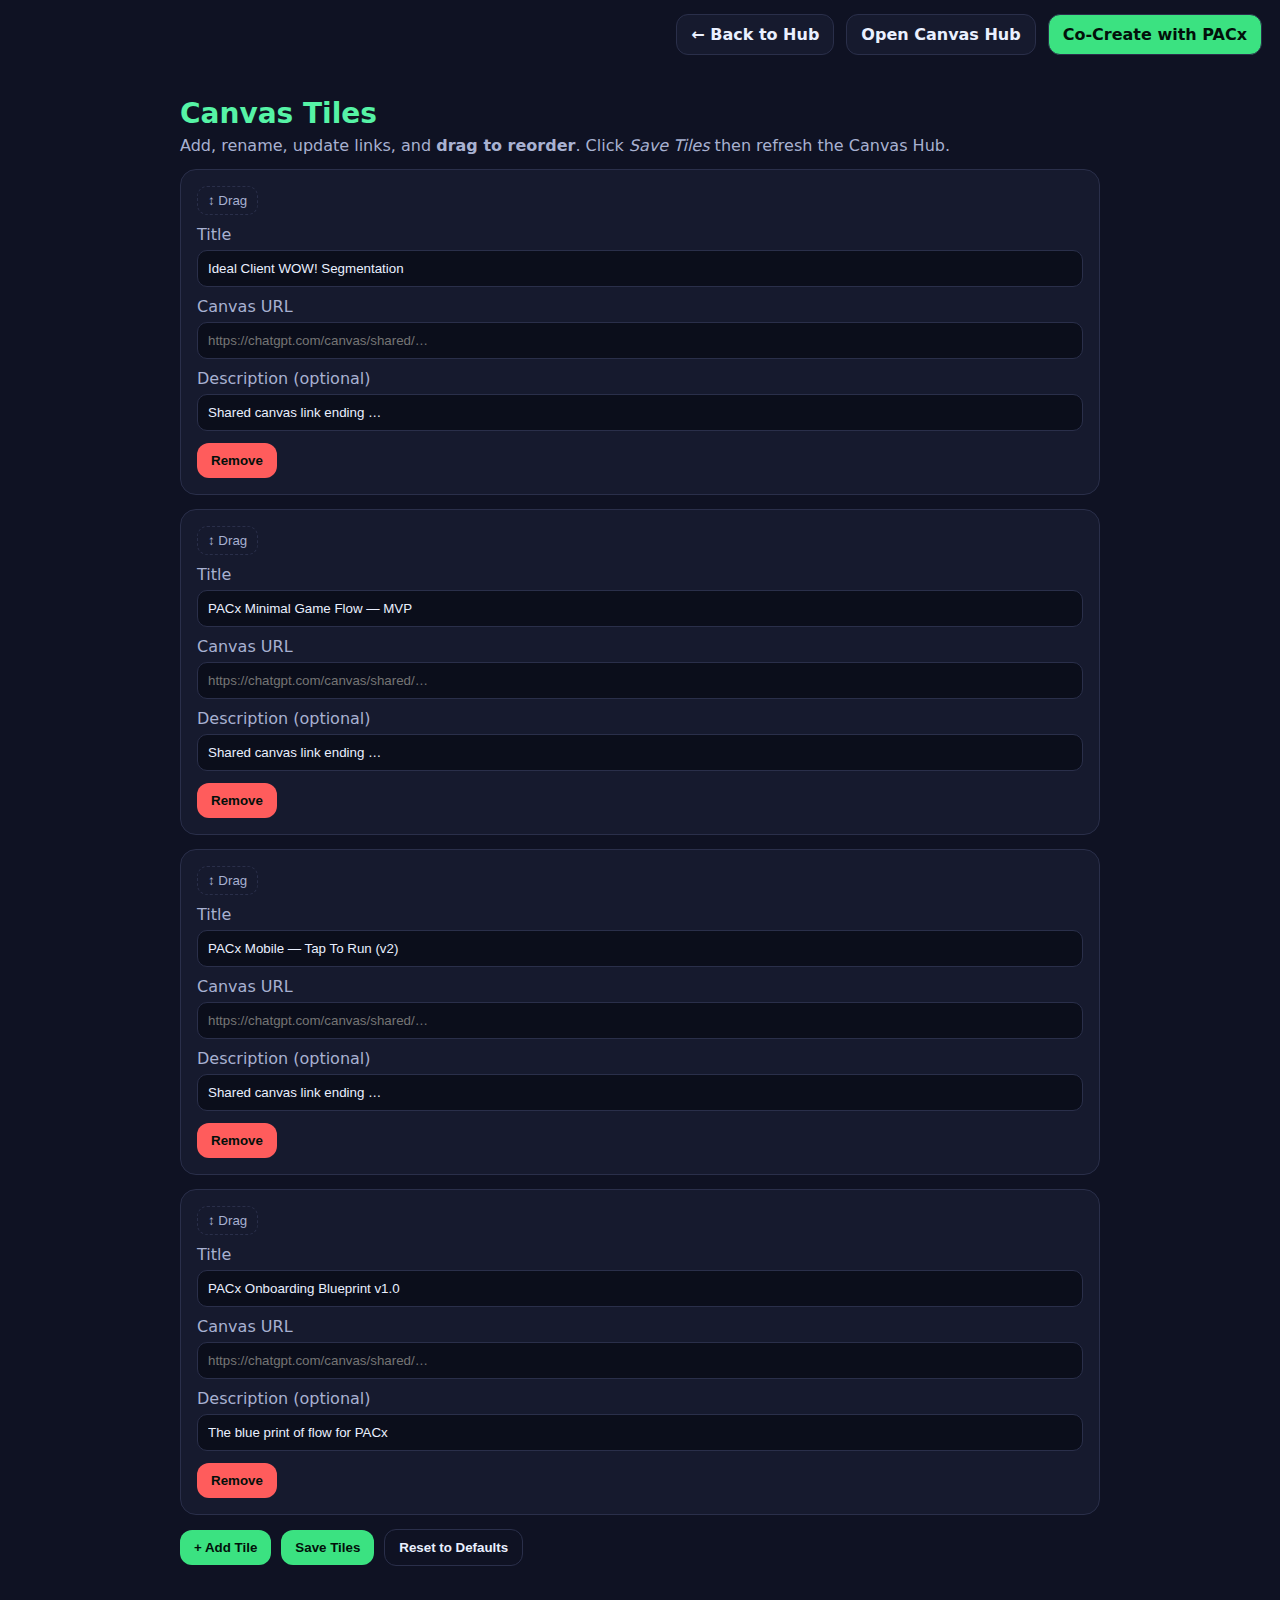
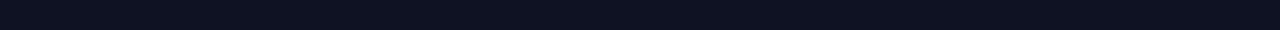
<file: admin.html>
<!doctype html>
<html lang="en">
<head>
  <meta charset="utf-8"/>
  <meta name="viewport" content="width=device-width, initial-scale=1"/>
  <title>PACx • Admin</title>
  <meta name="description" content="Manage PACx Canvas tiles. Drag to reorder, save to persist."/>
  <style>
    :root{
      --bg:#0f1223; --panel:#161a2e; --text:#eaf0ff; --sub:#a8b1d1;
      --mint:#56f3a6; --accent:#37b9f1; --btn:#3be281; --btnText:#02100a; --border:#2a2f4a;
    }
    *{box-sizing:border-box}
    body{margin:0;font-family:Inter,system-ui,-apple-system,Segoe UI,Roboto,Arial,sans-serif;background:var(--bg);color:var(--text)}
    .top{display:flex;gap:12px;justify-content:flex-end;align-items:center;padding:14px 18px}
    .chip{background:var(--panel);border:1px solid var(--border);color:var(--text);border-radius:12px;padding:10px 14px;text-decoration:none;font-weight:700}
    .cta{background:var(--btn);color:var(--btnText)}
    .wrap{max-width:960px;margin:0 auto;padding:28px 20px 64px}
    .h1{font-size:28px;color:var(--mint);font-weight:900;margin:0 0 6px}
    .sub{color:var(--sub);margin-bottom:12px}
    .tile{background:var(--panel);border:1px solid var(--border);border-radius:16px;padding:16px;margin:14px 0}
    label{display:block;margin:10px 0 6px;color:var(--sub)}
    input,textarea{width:100%;background:#0b0e1b;color:var(--text);border:1px solid var(--border);border-radius:10px;padding:10px}
    .row{display:flex;gap:10px;flex-wrap:wrap;align-items:center;margin-top:12px}
    .btn{background:var(--btn);color:var(--btnText);font-weight:800;padding:10px 14px;border-radius:12px;border:none;cursor:pointer}
    .ghost{background:transparent;color:var(--text);border:1px solid var(--border)}
    .drag{background:transparent;border:1px dashed var(--border);color:var(--sub);padding:6px 10px;border-radius:10px;cursor:grab}
    .danger{background:#ff5c5c;color:#02100a}
  </style>
</head>
<body>
  <div class="top">
    <a class="chip" href="index.html">← Back to Hub</a>
    <a class="chip" href="canvas-demo.html">Open Canvas Hub</a>
    <a class="chip cta" href="https://chat.openai.com" target="_blank" rel="noopener">Co-Create with PACx</a>
  </div>

  <div class="wrap">
    <div class="h1">Canvas Tiles</div>
    <div class="sub">Add, rename, update links, and <strong>drag to reorder</strong>. Click <em>Save Tiles</em> then refresh the Canvas Hub.</div>

    <div id="tiles"></div>

    <div class="row">
      <button class="btn" id="add">+ Add Tile</button>
      <button class="btn" id="save">Save Tiles</button>
      <button class="btn ghost" id="reset">Reset to Defaults</button>
    </div>
  </div>

  <script>
    const KEY = 'pacx_canvas_tiles';

    function defaults(){
      return [
        {title:'Ideal Client WOW! Segmentation', url:'', desc:'Shared canvas link ending …'},
        {title:'PACx Minimal Game Flow — MVP', url:'', desc:'Shared canvas link ending …'},
        {title:'PACx Mobile — Tap To Run (v2)', url:'', desc:'Shared canvas link ending …'},
        {title:'PACx Onboarding Blueprint v1.0', url:'', desc:'The blue print of flow for PACx'},
      ];
    }

    function load(){
      try{
        const raw = localStorage.getItem(KEY);
        if(!raw){ return defaults(); }
        const arr = JSON.parse(raw);
        return Array.isArray(arr) ? arr : defaults();
      }catch(e){ return defaults(); }
    }

    function save(list){
      localStorage.setItem(KEY, JSON.stringify(list));
    }

    let model = load();

    const host = document.getElementById('tiles');

    function tileNode(item, idx){
      const wrap = document.createElement('div');
      wrap.className = 'tile';
      wrap.setAttribute('draggable','true');
      wrap.dataset.index = idx;

      wrap.innerHTML = `
        <button class="drag" type="button">↕ Drag</button>
        <label>Title</label>
        <input type="text" value="${item.title || ''}" data-k="title"/>
        <label>Canvas URL</label>
        <input type="url" placeholder="https://chatgpt.com/canvas/shared/…" value="${item.url || ''}" data-k="url"/>
        <label>Description (optional)</label>
        <input type="text" value="${item.desc || ''}" data-k="desc"/>
        <div class="row">
          <button class="btn danger" type="button" data-act="remove">Remove</button>
        </div>
      `;

      // editing
      wrap.querySelectorAll('input').forEach(inp=>{
        inp.addEventListener('input', e=>{
          const k = inp.dataset.k;
          model[idx][k] = inp.value;
        });
      });

      // remove
      wrap.querySelector('[data-act="remove"]').addEventListener('click', ()=>{
        model.splice(idx,1);
        render();
      });

      // drag events
      wrap.addEventListener('dragstart', e=>{
        e.dataTransfer.setData('text/plain', String(idx));
        wrap.style.opacity = '0.6';
      });
      wrap.addEventListener('dragend', ()=>{ wrap.style.opacity = '1'; });

      wrap.addEventListener('dragover', e=>{ e.preventDefault(); wrap.style.outline = '1px dashed var(--mint)'; });
      wrap.addEventListener('dragleave', ()=>{ wrap.style.outline = 'none'; });

      wrap.addEventListener('drop', e=>{
        e.preventDefault();
        wrap.style.outline = 'none';
        const from = Number(e.dataTransfer.getData('text/plain'));
        const to = Number(wrap.dataset.index);
        if(isNaN(from) || isNaN(to) || from===to) return;
        const moved = model.splice(from,1)[0];
        model.splice(to,0,moved);
        render();
      });

      return wrap;
    }

    function render(){
      host.innerHTML = '';
      model.forEach((item, idx)=>{
        host.appendChild(tileNode(item, idx));
      });
    }

    // buttons
    document.getElementById('add').addEventListener('click', ()=>{
      model.push({title:'Canvas', url:'', desc:''});
      render();
    });

    document.getElementById('save').addEventListener('click', ()=>{
      save(model);
      alert('Saved. Open/refresh the Canvas Demo Hub to see your tiles.');
    });

    document.getElementById('reset').addEventListener('click', ()=>{
      if(confirm('Reset the tiles to defaults?')){
        model = defaults();
        save(model);
        render();
      }
    });

    render();
  </script>
</body>
</html>
</file>
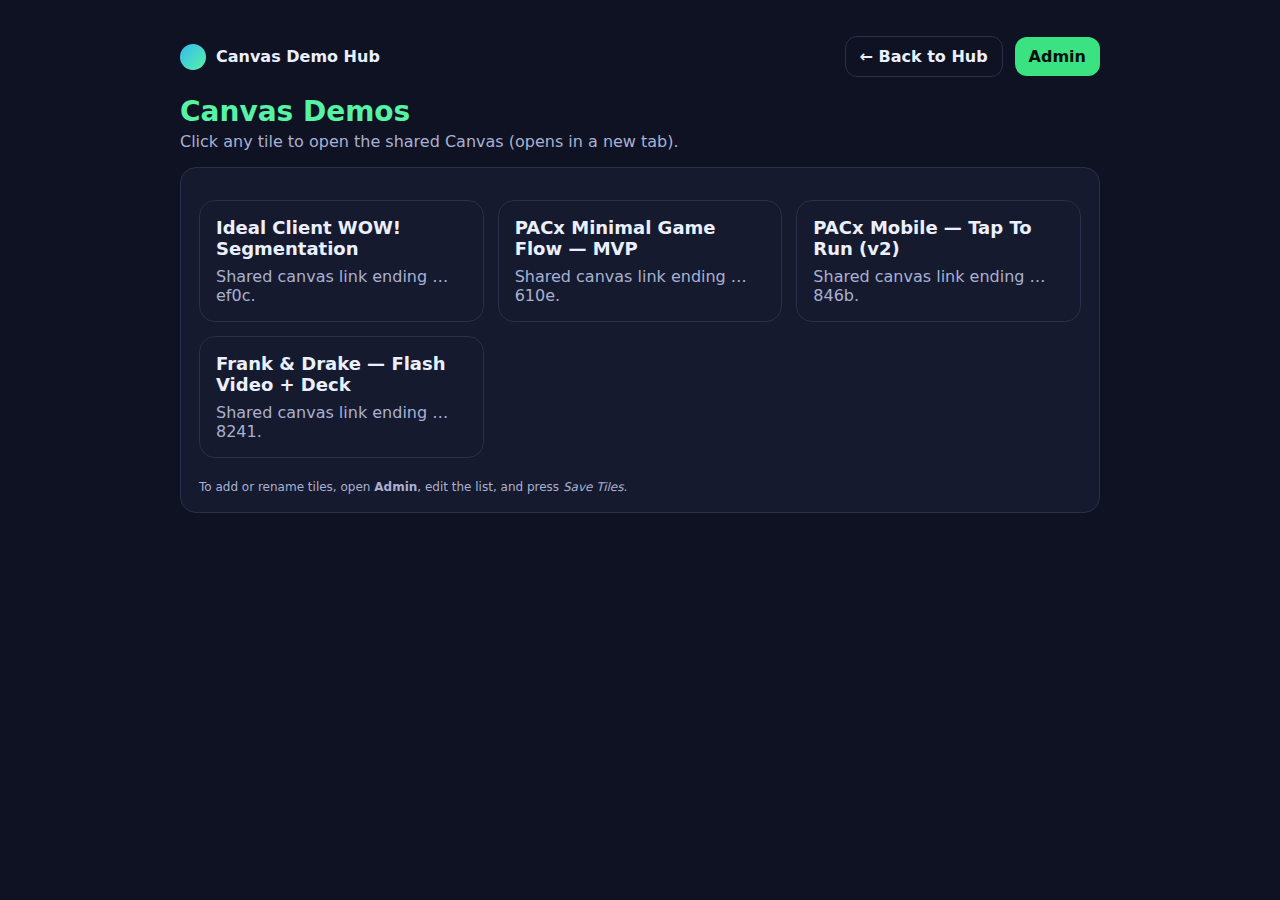
<file: canvas-demo.html>
<!doctype html>
<html lang="en">
<head>
  <meta charset="utf-8" />
  <meta name="viewport" content="width=device-width, initial-scale=1" />
  <title>Canvas Demo Hub • PACx</title>
  <meta name="description" content="Click any tile to open the shared Canvas demo (opens in a new tab)." />
  <style>
    :root{
      --bg:#0f1223; --panel:#161a2e; --text:#eaf0ff; --sub:#a8b1d1;
      --mint:#56f3a6; --accent:#37b9f1; --btn:#3be281; --border:#2a2f4a;
    }
    *{box-sizing:border-box}
    body{margin:0;font-family:Inter,system-ui,-apple-system,Segoe UI,Roboto,Arial,sans-serif;background:var(--bg);color:var(--text)}
    .wrap{max-width:960px;margin:0 auto;padding:36px 20px 80px}
    .hdr{display:flex;align-items:center;justify-content:space-between;gap:12px;margin-bottom:18px}
    .brand{display:flex;align-items:center;gap:10px;font-weight:900}
    .badge{width:26px;height:26px;border-radius:50%;background:linear-gradient(135deg,var(--accent),var(--mint))}
    .h1{font-size:28px;color:var(--mint);margin:6px 0 4px;font-weight:900}
    .sub{color:var(--sub)}
    .panel{background:var(--panel);border:1px solid var(--border);border-radius:16px;padding:18px;margin-top:16px}
    .cta{display:flex;gap:12px;align-items:center;justify-content:space-between;flex-wrap:wrap}
    .btn{background:var(--btn);color:#02100a;border:none;border-radius:12px;padding:10px 14px;font-weight:800;cursor:pointer;text-decoration:none}
    .btn.ghost{background:transparent;color:var(--text);border:1px solid var(--border)}
    .grid{display:grid;grid-template-columns:repeat(auto-fit,minmax(260px,1fr));gap:14px;margin-top:14px}
    .card{background:var(--panel);border:1px solid var(--border);border-radius:16px;padding:16px;text-decoration:none;color:inherit;display:flex;flex-direction:column;gap:8px}
    .title{font-size:18px;font-weight:800}
    .desc{color:var(--sub)}
    .foot{margin-top:22px;color:var(--sub);font-size:12px}
    .card:hover{outline:2px solid var(--mint);outline-offset:2px}
  </style>
</head>
<body>
  <div class="wrap">
    <div class="hdr">
      <div class="brand"><span class="badge"></span> Canvas Demo Hub</div>
      <div class="cta">
        <a class="btn ghost" href="./index.html">← Back to Hub</a>
        <a class="btn" href="./admin.html">Admin</a>
      </div>
    </div>

    <div class="h1">Canvas Demos</div>
    <div class="sub">Click any tile to open the shared Canvas (opens in a new tab).</div>

    <div class="panel">
      <div id="tiles" class="grid"></div>

      <div class="foot">
        To add or rename tiles, open <strong>Admin</strong>, edit the list, and press <em>Save Tiles</em>.
      </div>
    </div>
  </div>

  <script>
    // Default tiles (used if Admin hasn't saved any yet)
    const DEFAULT_TILES = [
      {
        title: "Ideal Client WOW! Segmentation",
        url: "https://chatgpt.com/canvas/shared/68b363ca0c108191b270f8ad2eafef0c",
        desc: "Shared canvas link ending …ef0c."
      },
      {
        title: "PACx Minimal Game Flow — MVP",
        url: "https://chatgpt.com/canvas/shared/68b0ad2312888191adf8fbd08097610e",
        desc: "Shared canvas link ending …610e."
      },
      {
        title: "PACx Mobile — Tap To Run (v2)",
        url: "https://chatgpt.com/canvas/shared/68b0a884b8fc81919f1ec53051d8846b",
        desc: "Shared canvas link ending …846b."
      },
      {
        title: "Frank & Drake — Flash Video + Deck",
        url: "https://chatgpt.com/canvas/shared/68b4460de0408191a0869d3cd4a28241",
        desc: "Shared canvas link ending …8241."
      }
    ];

    function loadTiles() {
      try {
        const saved = localStorage.getItem('pacx_canvas_tiles');
        return saved ? JSON.parse(saved) : DEFAULT_TILES;
      } catch(e) {
        return DEFAULT_TILES;
      }
    }

    function render() {
      const tiles = loadTiles();
      const grid = document.getElementById('tiles');
      grid.innerHTML = tiles.map(t => `
        <a class="card" href="${t.url}" target="_blank" rel="noopener">
          <div class="title">${t.title}</div>
          <div class="desc">${t.desc || ""}</div>
        </a>
      `).join('');
    }

    render();
  </script>
</body>
</html>
</file>
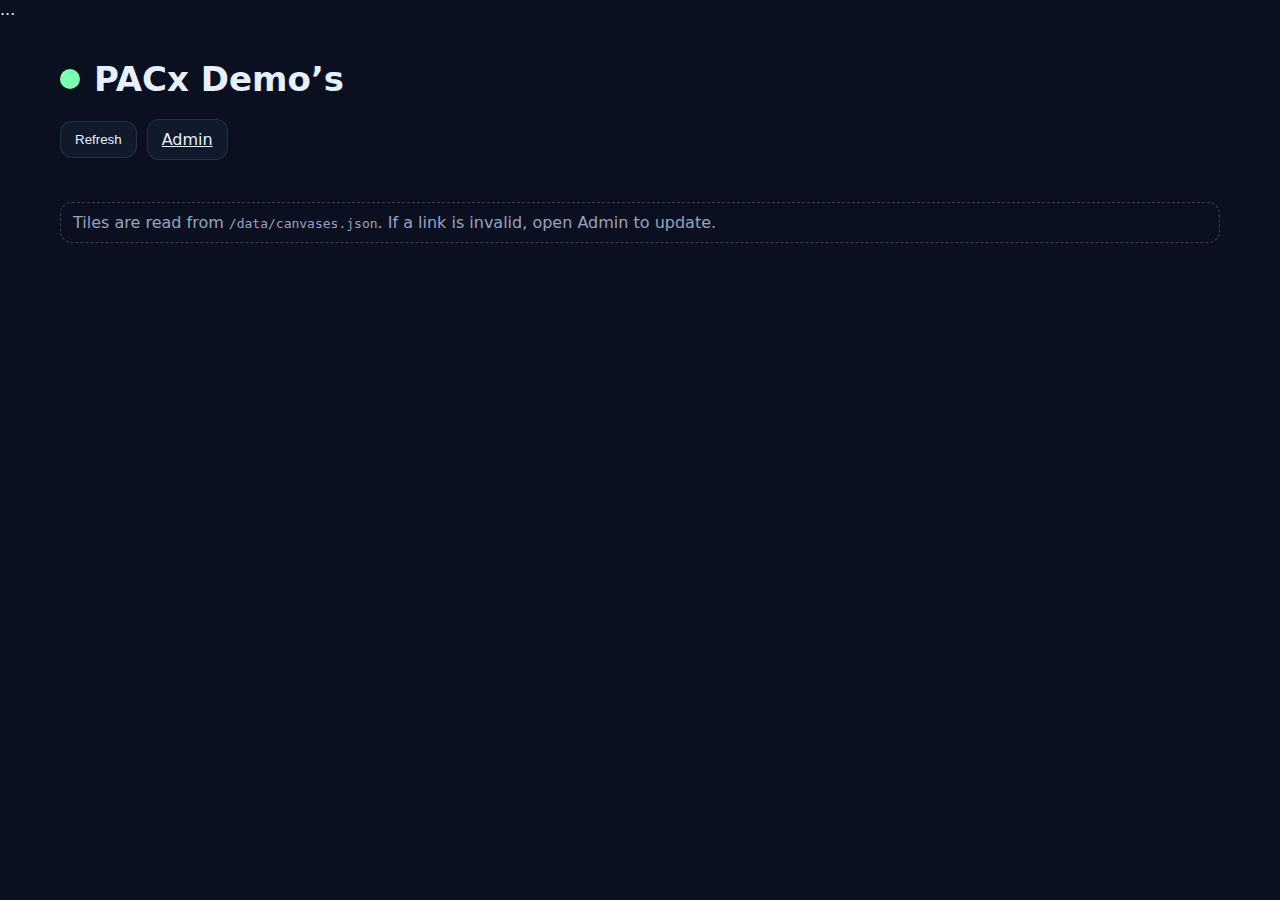
<file: hub.html>
<!doctype html>
<html lang="en">
<head>
  <meta charset="utf-8" />
  <meta name="viewport" content="width=device-width, initial-scale=1" />
  <title>PACx Demo Hub</title>
  <link rel="stylesheet" href="./styles.css" />
</head>
    ...
  <script>
    const grid = document.getElementById('grid');
    const last = document.getElementById('last-updated');
    /* (unchanged hub script) */
  </script>

  <!-- PACx Feedback + Back (Back hidden on Hub) -->
  <script>
    window.PACX_FEEDBACK_URL = 'https://docs.google.com/forms/d/e/REPLACE_ME/viewform?embedded=true';
    // On the Hub we don't need a back arrow; script auto-detects and hides it
  </script>
  <script src="./pacx-feedback.js" defer></script>
</body>
</html>
<body>
  <div class="wrap">
    <div class="header">
      <div class="hdot"></div>
      <h1>PACx Demo’s</h1>
    </div>

    <div class="toolbar">
      <button id="refresh" class="btn ghost">Refresh</button>
      <a class="btn ghost" href="./admin.html">Admin</a>
      <small id="last-updated" class="small"></small>
    </div>

    <div id="grid" class="grid"></div>

    <footer style="margin-top:18px">
      <p class="note">Tiles are read from <code>/data/canvases.json</code>. If a link is invalid, open Admin to update.</p>
    </footer>
  </div>

  <script>
  const grid = document.getElementById('grid');
  const last = document.getElementById('last-updated');

  function isValidUrl(s){ try{ new URL(s); return true; } catch { return false; } }

  function tileEl(t){
    const a = document.createElement('a');
    a.className = 'tile-link'; a.target = '_blank'; a.rel = 'noopener noreferrer';
    if(isValidUrl(t.url)){ a.href = t.url; a.ariaLabel = `Open ${t.title}`; a.textContent = 'Open'; }
    else { a.href = '#'; a.textContent = 'Fix URL'; }
    const card = document.createElement('div');
    card.className = 'card';
    card.innerHTML = `<h3>${t.title}</h3><p class="small">${t.description||''}</p>`;
    card.appendChild(a);
    return card;
  }

  async function load(){
    grid.textContent = 'Loading…';
    try{
      const res = await fetch('./data/canvases.json?cache=' + Date.now());
      const json = await res.json();
      grid.textContent = '';
      json.tiles.forEach(t => grid.appendChild(tileEl(t)));
      last.textContent = 'Updated ' + (json.updatedAt || '');
    }catch(e){
      grid.textContent = 'Failed to load tiles.';
      console.error(e);
    }
  }

  document.getElementById('refresh').onclick = load;
  load();
  </script>
</body>
</html>
</file>
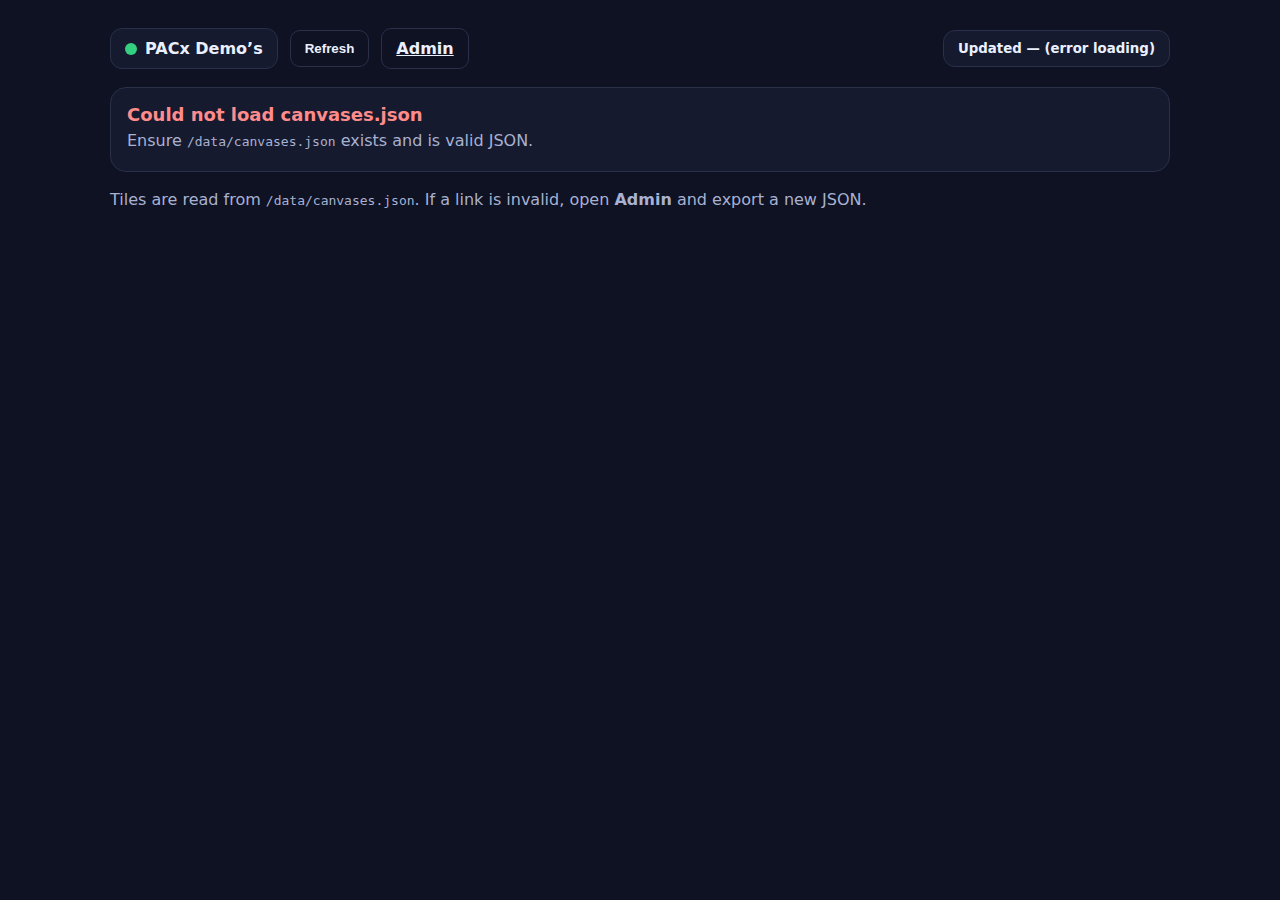
<file: legacy.html>
<!doctype html>
<html lang="en">
<head>
  <meta charset="utf-8"/>
  <meta name="viewport" content="width=device-width, initial-scale=1"/>
  <title>PACx Demo Hub — Legacy</title>
  <style>
    :root{
      --bg:#0f1223; --panel:#161a2e; --text:#eaf0ff; --sub:#a8b1d1;
      --mint:#56f3a6; --accent:#37b9f1; --border:#2a2f4a; --danger:#ff8b8b;
    }
    *{box-sizing:border-box}
    body{margin:0;background:var(--bg);color:var(--text);font-family:Inter,system-ui,-apple-system,Segoe UI,Roboto,Arial,sans-serif}
    .wrap{max-width:1100px;margin:0 auto;padding:28px 20px 100px}
    .bar{display:flex;align-items:center;gap:12px;margin-bottom:18px}
    .chip{display:inline-flex;align-items:center;gap:8px;background:var(--panel);border:1px solid var(--border);padding:10px 14px;border-radius:12px;font-weight:700}
    .spacer{flex:1}
    .btn{background:var(--mint);color:#02100a;font-weight:800;padding:10px 14px;border:none;border-radius:10px;cursor:pointer}
    .btn.ghost{background:transparent;color:var(--text);border:1px solid var(--border)}
    .grid{display:grid;grid-template-columns:repeat(auto-fit,minmax(280px,1fr));gap:14px;margin-top:10px}
    .card{display:block;background:var(--panel);border:1px solid var(--border);border-radius:16px;padding:16px;color:inherit;text-decoration:none;transition:transform .12s ease}
    .card:hover{transform:translateY(-1px)}
    .title{font-size:18px;font-weight:900;margin:0 0 6px}
    .sub{color:var(--sub);min-height:24px}
    .open{display:inline-block;margin-top:12px;color:#cfe7ff;text-decoration:underline}
    footer{margin-top:18px;color:var(--sub)}
  </style>
</head>
<body>
  <div class="wrap">
    <div class="bar">
      <div class="chip">
        <span style="width:12px;height:12px;background:#35d07f;border-radius:50%;display:inline-block"></span>
        PACx Demo’s
      </div>
      <button id="refresh" class="btn ghost">Refresh</button>
      <a href="admin.html" class="btn ghost">Admin</a>
      <div class="spacer"></div>
      <small id="last" class="chip" style="font-weight:600">Updated —</small>
    </div>

    <div id="grid" class="grid"></div>

    <footer>
      <p>Tiles are read from <code>/data/canvases.json</code>. If a link is invalid, open <strong>Admin</strong> and export a new JSON.</p>
    </footer>
  </div>

  <script>
    const grid = document.getElementById('grid');
    const last = document.getElementById('last');
    const pretty = s => new Date(s).toISOString().replace('T',' ').replace('Z','Z');

    async function load() {
      grid.innerHTML = '';
      try {
        // cache-bust to avoid stale JSON from GitHub Pages
        const res = await fetch('data/canvases.json?__=' + Date.now(), { cache: 'no-store' });
        if (!res.ok) throw new Error('HTTP ' + res.status);
        const data = await res.json();

        last.textContent = `Updated ${data.updatedAt ? pretty(data.updatedAt) : '(unknown)'}`;

        const tiles = Array.isArray(data.tiles) ? data.tiles : [];
        if (tiles.length === 0) {
          grid.innerHTML = `<div class="card">
            <div class="title">No tiles yet</div>
            <div class="sub">Open Admin → Add Tile → Export JSON → upload to <code>/data/canvases.json</code>.</div>
          </div>`;
          return;
        }

        tiles.forEach(t => grid.appendChild(renderCard(t)));
      } catch (e) {
        console.error(e);
        last.textContent = 'Updated — (error loading)';
        grid.innerHTML = `<div class="card">
          <div class="title" style="color:var(--danger)">Could not load canvases.json</div>
          <div class="sub">Ensure <code>/data/canvases.json</code> exists and is valid JSON.</div>
        </div>`;
      }
    }

    function renderCard(t) {
      const a = document.createElement('a');
      a.className = 'card';
      a.href = t.url || '#';

      // Open external links in a new tab (keeps Hub open)
      if (/^https?:\/\//i.test(a.href)) a.target = '_blank', a.rel = 'noopener';

      a.innerHTML = `
        <h3 class="title">${t.title || 'Untitled'}</h3>
        <div class="sub">${t.description || 'Shared canvas link ending …'}</div>
        <span class="open">Open</span>`;
      return a;
    }

    document.getElementById('refresh').addEventListener('click', load);
    load();
  </script>

  <!-- PACx feedback (global) -->
  <script>
    // Set your feedback target; the widget reads this if provided
    window.PACX_FEEDBACK_URL = 'https://docs.google.com/forms/d/e/REPLACE_ME/viewform?embedded=true';
  </script>
  <script src="./pacx-feedback.js" defer></script>
</body>
</html>
</file>
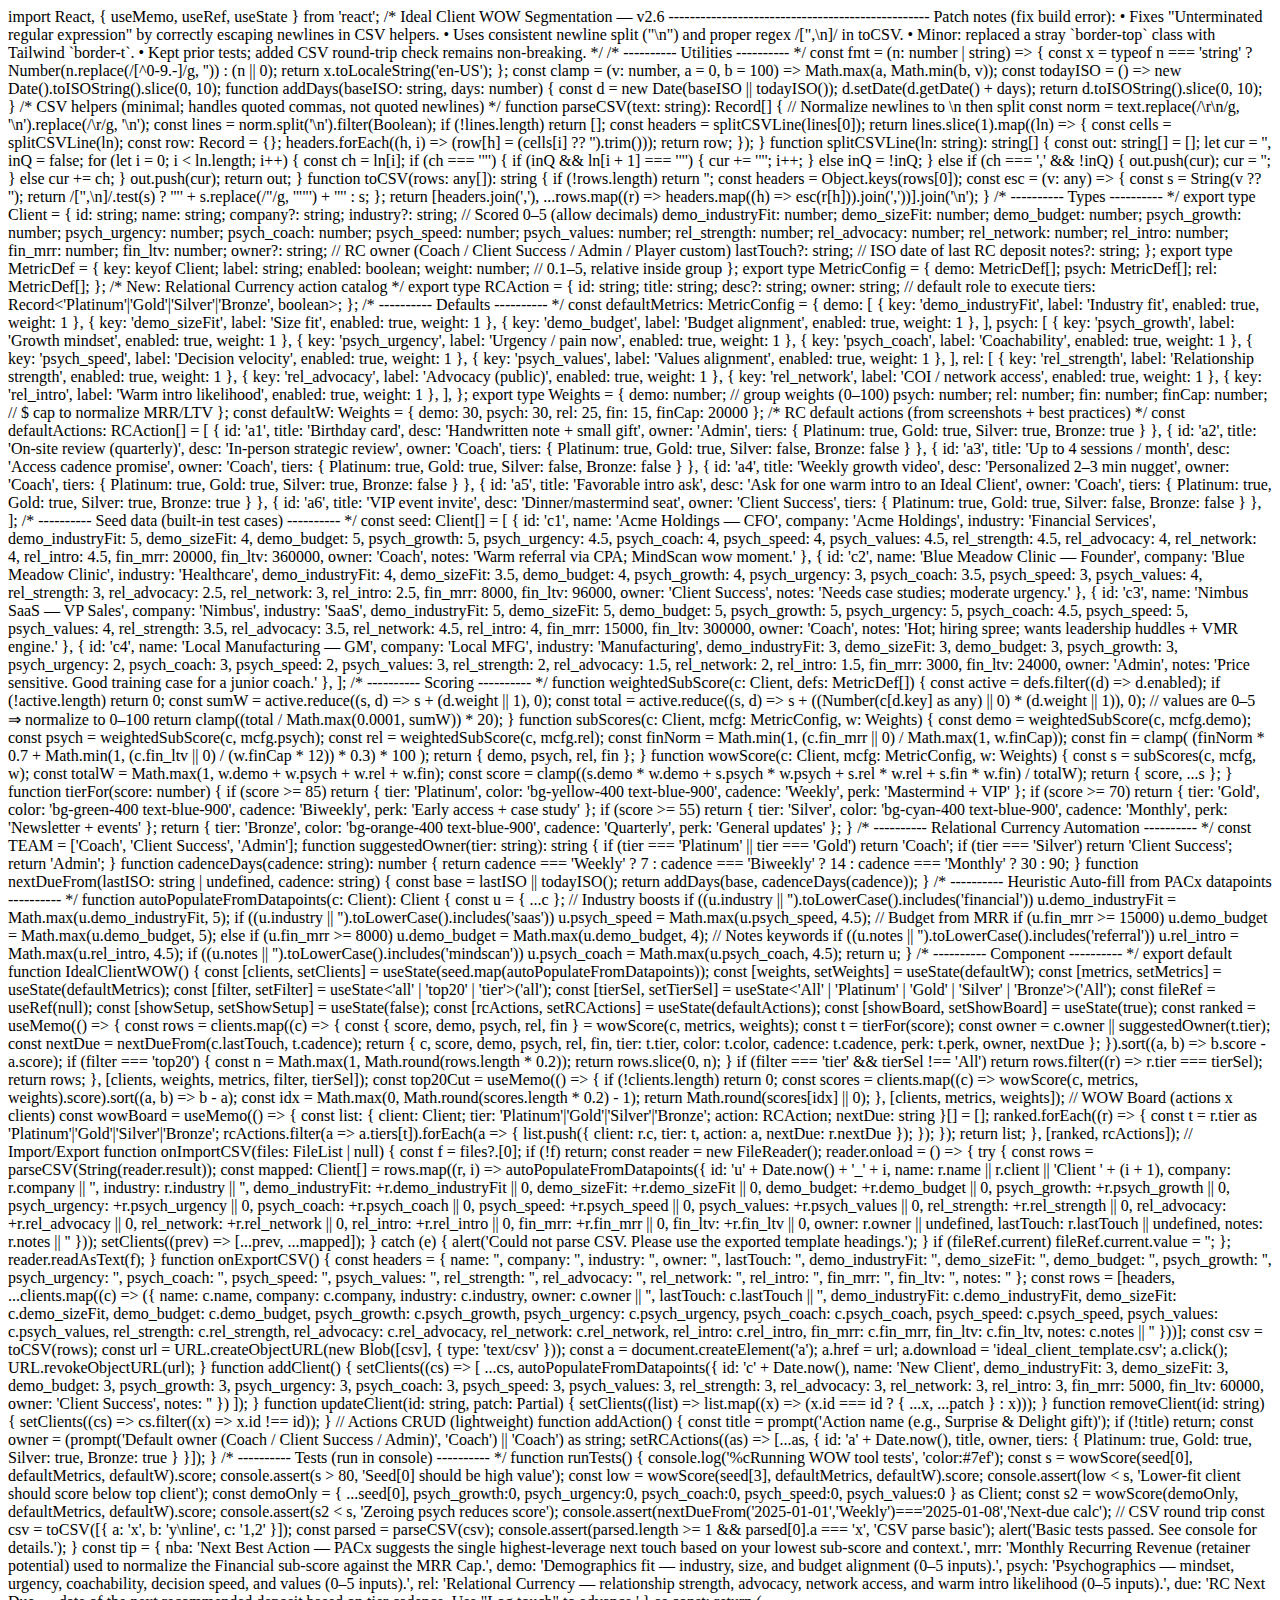
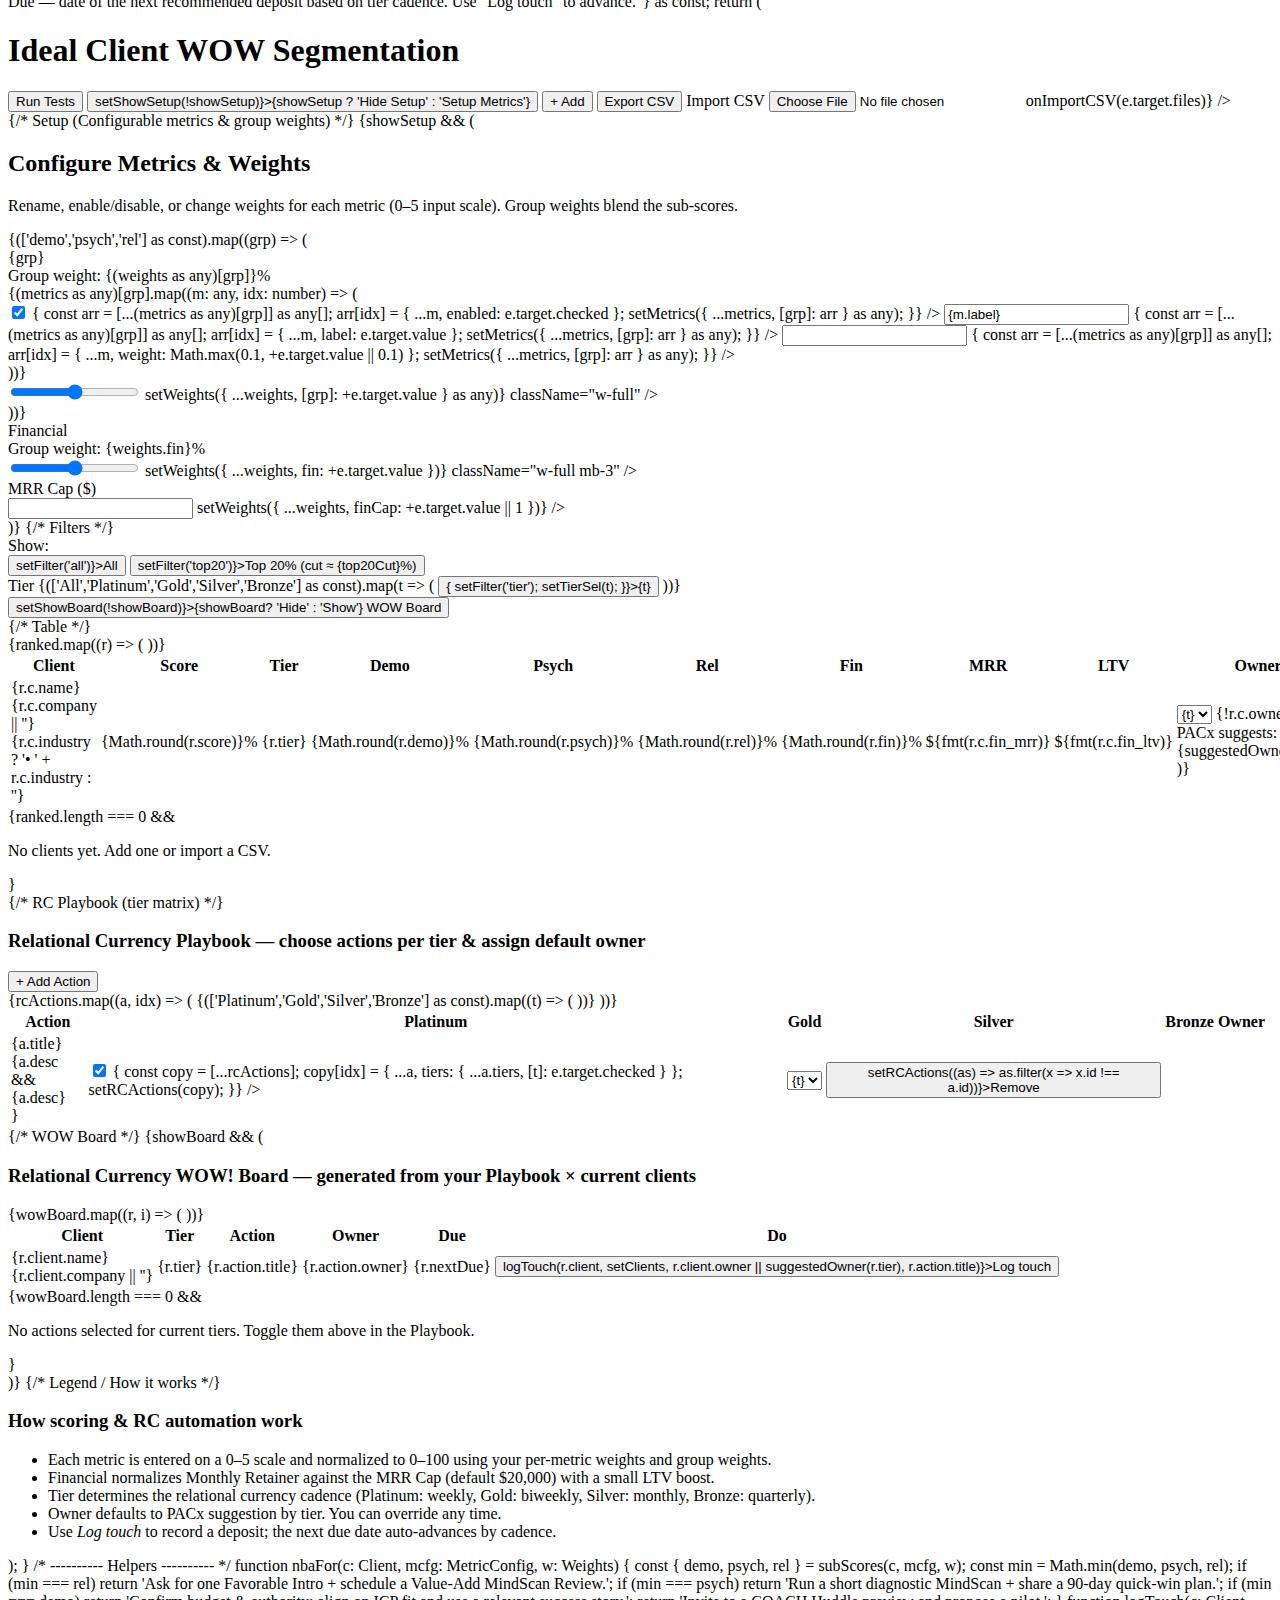
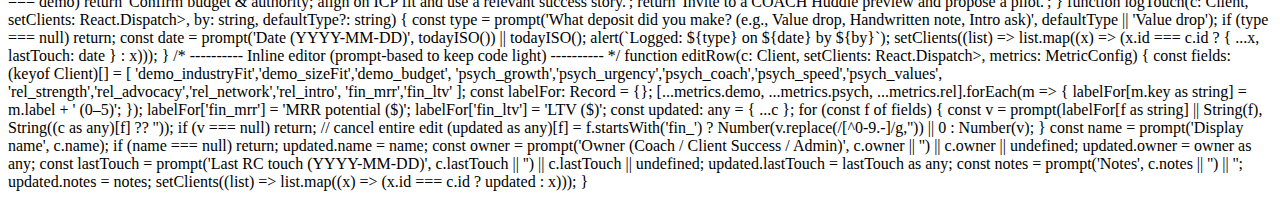
<file: data/raw.html>
import React, { useMemo, useRef, useState } from 'react';

/*
  Ideal Client WOW Segmentation — v2.6
  -------------------------------------------------
  Patch notes (fix build error):
  • Fixes "Unterminated regular expression" by correctly escaping newlines in CSV helpers.
  • Uses consistent newline split ("\n") and proper regex /[",\n]/ in toCSV.
  • Minor: replaced a stray `border-top` class with Tailwind `border-t`.
  • Kept prior tests; added CSV round‑trip check remains non‑breaking.
*/

/* ---------- Utilities ---------- */
const fmt = (n: number | string) => {
  const x = typeof n === 'string' ? Number(n.replace(/[^0-9.-]/g, '')) : (n || 0);
  return x.toLocaleString('en-US');
};
const clamp = (v: number, a = 0, b = 100) => Math.max(a, Math.min(b, v));
const todayISO = () => new Date().toISOString().slice(0, 10);
function addDays(baseISO: string, days: number) {
  const d = new Date(baseISO || todayISO());
  d.setDate(d.getDate() + days);
  return d.toISOString().slice(0, 10);
}

/* CSV helpers (minimal; handles quoted commas, not quoted newlines) */
function parseCSV(text: string): Record<string, string>[] {
  // Normalize newlines to \n then split
  const norm = text.replace(/\r\n/g, '\n').replace(/\r/g, '\n');
  const lines = norm.split('\n').filter(Boolean);
  if (!lines.length) return [];
  const headers = splitCSVLine(lines[0]);
  return lines.slice(1).map((ln) => {
    const cells = splitCSVLine(ln);
    const row: Record<string, string> = {};
    headers.forEach((h, i) => (row[h] = (cells[i] ?? '').trim()));
    return row;
  });
}
function splitCSVLine(ln: string): string[] {
  const out: string[] = [];
  let cur = '', inQ = false;
  for (let i = 0; i < ln.length; i++) {
    const ch = ln[i];
    if (ch === '"') {
      if (inQ && ln[i + 1] === '"') { cur += '"'; i++; }
      else inQ = !inQ;
    } else if (ch === ',' && !inQ) {
      out.push(cur); cur = '';
    } else cur += ch;
  }
  out.push(cur);
  return out;
}
function toCSV(rows: any[]): string {
  if (!rows.length) return '';
  const headers = Object.keys(rows[0]);
  const esc = (v: any) => {
    const s = String(v ?? '');
    return /[",\n]/.test(s) ? '"' + s.replace(/"/g, '""') + '"' : s;
  };
  return [headers.join(','), ...rows.map((r) => headers.map((h) => esc(r[h])).join(','))].join('\n');
}

/* ---------- Types ---------- */
export type Client = {
  id: string;
  name: string;
  company?: string;
  industry?: string;
  // Scored 0–5 (allow decimals)
  demo_industryFit: number;
  demo_sizeFit: number;
  demo_budget: number;

  psych_growth: number;
  psych_urgency: number;
  psych_coach: number;
  psych_speed: number;
  psych_values: number;

  rel_strength: number;
  rel_advocacy: number;
  rel_network: number;
  rel_intro: number;

  fin_mrr: number;
  fin_ltv: number;

  owner?: string;        // RC owner (Coach / Client Success / Admin / Player custom)
  lastTouch?: string;    // ISO date of last RC deposit
  notes?: string;
};

export type MetricDef = {
  key: keyof Client;
  label: string;
  enabled: boolean;
  weight: number; // 0.1–5, relative inside group
};

export type MetricConfig = {
  demo: MetricDef[];
  psych: MetricDef[];
  rel: MetricDef[];
};

/* New: Relational Currency action catalog */
export type RCAction = {
  id: string;
  title: string;
  desc?: string;
  owner: string; // default role to execute
  tiers: Record<'Platinum'|'Gold'|'Silver'|'Bronze', boolean>;
};

/* ---------- Defaults ---------- */
const defaultMetrics: MetricConfig = {
  demo: [
    { key: 'demo_industryFit', label: 'Industry fit', enabled: true, weight: 1 },
    { key: 'demo_sizeFit', label: 'Size fit', enabled: true, weight: 1 },
    { key: 'demo_budget', label: 'Budget alignment', enabled: true, weight: 1 },
  ],
  psych: [
    { key: 'psych_growth', label: 'Growth mindset', enabled: true, weight: 1 },
    { key: 'psych_urgency', label: 'Urgency / pain now', enabled: true, weight: 1 },
    { key: 'psych_coach', label: 'Coachability', enabled: true, weight: 1 },
    { key: 'psych_speed', label: 'Decision velocity', enabled: true, weight: 1 },
    { key: 'psych_values', label: 'Values alignment', enabled: true, weight: 1 },
  ],
  rel: [
    { key: 'rel_strength', label: 'Relationship strength', enabled: true, weight: 1 },
    { key: 'rel_advocacy', label: 'Advocacy (public)', enabled: true, weight: 1 },
    { key: 'rel_network', label: 'COI / network access', enabled: true, weight: 1 },
    { key: 'rel_intro', label: 'Warm intro likelihood', enabled: true, weight: 1 },
  ],
};

export type Weights = {
  demo: number; // group weights (0–100)
  psych: number;
  rel: number;
  fin: number;
  finCap: number; // $ cap to normalize MRR/LTV
};
const defaultW: Weights = { demo: 30, psych: 30, rel: 25, fin: 15, finCap: 20000 };

/* RC default actions (from screenshots + best practices) */
const defaultActions: RCAction[] = [
  { id: 'a1', title: 'Birthday card', desc: 'Handwritten note + small gift', owner: 'Admin', tiers: { Platinum: true, Gold: true, Silver: true, Bronze: true } },
  { id: 'a2', title: 'On-site review (quarterly)', desc: 'In-person strategic review', owner: 'Coach', tiers: { Platinum: true, Gold: true, Silver: false, Bronze: false } },
  { id: 'a3', title: 'Up to 4 sessions / month', desc: 'Access cadence promise', owner: 'Coach', tiers: { Platinum: true, Gold: true, Silver: false, Bronze: false } },
  { id: 'a4', title: 'Weekly growth video', desc: 'Personalized 2–3 min nugget', owner: 'Coach', tiers: { Platinum: true, Gold: true, Silver: true, Bronze: false } },
  { id: 'a5', title: 'Favorable intro ask', desc: 'Ask for one warm intro to an Ideal Client', owner: 'Coach', tiers: { Platinum: true, Gold: true, Silver: true, Bronze: true } },
  { id: 'a6', title: 'VIP event invite', desc: 'Dinner/mastermind seat', owner: 'Client Success', tiers: { Platinum: true, Gold: true, Silver: false, Bronze: false } },
];

/* ---------- Seed data (built-in test cases) ---------- */
const seed: Client[] = [
  {
    id: 'c1', name: 'Acme Holdings — CFO', company: 'Acme Holdings', industry: 'Financial Services',
    demo_industryFit: 5, demo_sizeFit: 4, demo_budget: 5,
    psych_growth: 5, psych_urgency: 4.5, psych_coach: 4, psych_speed: 4, psych_values: 4.5,
    rel_strength: 4.5, rel_advocacy: 4, rel_network: 4, rel_intro: 4.5,
    fin_mrr: 20000, fin_ltv: 360000, owner: 'Coach',
    notes: 'Warm referral via CPA; MindScan wow moment.'
  },
  {
    id: 'c2', name: 'Blue Meadow Clinic — Founder', company: 'Blue Meadow Clinic', industry: 'Healthcare',
    demo_industryFit: 4, demo_sizeFit: 3.5, demo_budget: 4,
    psych_growth: 4, psych_urgency: 3, psych_coach: 3.5, psych_speed: 3, psych_values: 4,
    rel_strength: 3, rel_advocacy: 2.5, rel_network: 3, rel_intro: 2.5,
    fin_mrr: 8000, fin_ltv: 96000, owner: 'Client Success',
    notes: 'Needs case studies; moderate urgency.'
  },
  {
    id: 'c3', name: 'Nimbus SaaS — VP Sales', company: 'Nimbus', industry: 'SaaS',
    demo_industryFit: 5, demo_sizeFit: 5, demo_budget: 5,
    psych_growth: 5, psych_urgency: 5, psych_coach: 4.5, psych_speed: 5, psych_values: 4,
    rel_strength: 3.5, rel_advocacy: 3.5, rel_network: 4.5, rel_intro: 4,
    fin_mrr: 15000, fin_ltv: 300000, owner: 'Coach',
    notes: 'Hot; hiring spree; wants leadership huddles + VMR engine.'
  },
  {
    id: 'c4', name: 'Local Manufacturing — GM', company: 'Local MFG', industry: 'Manufacturing',
    demo_industryFit: 3, demo_sizeFit: 3, demo_budget: 3,
    psych_growth: 3, psych_urgency: 2, psych_coach: 3, psych_speed: 2, psych_values: 3,
    rel_strength: 2, rel_advocacy: 1.5, rel_network: 2, rel_intro: 1.5,
    fin_mrr: 3000, fin_ltv: 24000, owner: 'Admin',
    notes: 'Price sensitive. Good training case for a junior coach.'
  },
];

/* ---------- Scoring ---------- */
function weightedSubScore(c: Client, defs: MetricDef[]) {
  const active = defs.filter((d) => d.enabled);
  if (!active.length) return 0;
  const sumW = active.reduce((s, d) => s + (d.weight || 1), 0);
  const total = active.reduce((s, d) => s + ((Number(c[d.key] as any) || 0) * (d.weight || 1)), 0);
  // values are 0–5 ⇒ normalize to 0–100
  return clamp((total / Math.max(0.0001, sumW)) * 20);
}

function subScores(c: Client, mcfg: MetricConfig, w: Weights) {
  const demo = weightedSubScore(c, mcfg.demo);
  const psych = weightedSubScore(c, mcfg.psych);
  const rel = weightedSubScore(c, mcfg.rel);
  const finNorm = Math.min(1, (c.fin_mrr || 0) / Math.max(1, w.finCap));
  const fin = clamp( (finNorm * 0.7 + Math.min(1, (c.fin_ltv || 0) / (w.finCap * 12)) * 0.3) * 100 );
  return { demo, psych, rel, fin };
}

function wowScore(c: Client, mcfg: MetricConfig, w: Weights) {
  const s = subScores(c, mcfg, w);
  const totalW = Math.max(1, w.demo + w.psych + w.rel + w.fin);
  const score = clamp((s.demo * w.demo + s.psych * w.psych + s.rel * w.rel + s.fin * w.fin) / totalW);
  return { score, ...s };
}

function tierFor(score: number) {
  if (score >= 85) return { tier: 'Platinum', color: 'bg-yellow-400 text-blue-900', cadence: 'Weekly', perk: 'Mastermind + VIP' };
  if (score >= 70) return { tier: 'Gold', color: 'bg-green-400 text-blue-900', cadence: 'Biweekly', perk: 'Early access + case study' };
  if (score >= 55) return { tier: 'Silver', color: 'bg-cyan-400 text-blue-900', cadence: 'Monthly', perk: 'Newsletter + events' };
  return { tier: 'Bronze', color: 'bg-orange-400 text-blue-900', cadence: 'Quarterly', perk: 'General updates' };
}

/* ---------- Relational Currency Automation ---------- */
const TEAM = ['Coach', 'Client Success', 'Admin'];
function suggestedOwner(tier: string): string {
  if (tier === 'Platinum' || tier === 'Gold') return 'Coach';
  if (tier === 'Silver') return 'Client Success';
  return 'Admin';
}
function cadenceDays(cadence: string): number {
  return cadence === 'Weekly' ? 7 : cadence === 'Biweekly' ? 14 : cadence === 'Monthly' ? 30 : 90;
}
function nextDueFrom(lastISO: string | undefined, cadence: string) {
  const base = lastISO || todayISO();
  return addDays(base, cadenceDays(cadence));
}

/* ---------- Heuristic Auto-fill from PACx datapoints ---------- */
function autoPopulateFromDatapoints(c: Client): Client {
  const u = { ...c };
  // Industry boosts
  if ((u.industry || '').toLowerCase().includes('financial')) u.demo_industryFit = Math.max(u.demo_industryFit, 5);
  if ((u.industry || '').toLowerCase().includes('saas')) u.psych_speed = Math.max(u.psych_speed, 4.5);
  // Budget from MRR
  if (u.fin_mrr >= 15000) u.demo_budget = Math.max(u.demo_budget, 5);
  else if (u.fin_mrr >= 8000) u.demo_budget = Math.max(u.demo_budget, 4);
  // Notes keywords
  if ((u.notes || '').toLowerCase().includes('referral')) u.rel_intro = Math.max(u.rel_intro, 4.5);
  if ((u.notes || '').toLowerCase().includes('mindscan')) u.psych_coach = Math.max(u.psych_coach, 4.5);
  return u;
}

/* ---------- Component ---------- */
export default function IdealClientWOW() {
  const [clients, setClients] = useState<Client[]>(seed.map(autoPopulateFromDatapoints));
  const [weights, setWeights] = useState<Weights>(defaultW);
  const [metrics, setMetrics] = useState<MetricConfig>(defaultMetrics);
  const [filter, setFilter] = useState<'all' | 'top20' | 'tier'>('all');
  const [tierSel, setTierSel] = useState<'All' | 'Platinum' | 'Gold' | 'Silver' | 'Bronze'>('All');
  const fileRef = useRef<HTMLInputElement>(null);
  const [showSetup, setShowSetup] = useState(false);
  const [rcActions, setRCActions] = useState<RCAction[]>(defaultActions);
  const [showBoard, setShowBoard] = useState(true);

  const ranked = useMemo(() => {
    const rows = clients.map((c) => {
      const { score, demo, psych, rel, fin } = wowScore(c, metrics, weights);
      const t = tierFor(score);
      const owner = c.owner || suggestedOwner(t.tier);
      const nextDue = nextDueFrom(c.lastTouch, t.cadence);
      return { c, score, demo, psych, rel, fin, tier: t.tier, color: t.color, cadence: t.cadence, perk: t.perk, owner, nextDue };
    }).sort((a, b) => b.score - a.score);

    if (filter === 'top20') {
      const n = Math.max(1, Math.round(rows.length * 0.2));
      return rows.slice(0, n);
    }
    if (filter === 'tier' && tierSel !== 'All') return rows.filter((r) => r.tier === tierSel);
    return rows;
  }, [clients, weights, metrics, filter, tierSel]);

  const top20Cut = useMemo(() => {
    if (!clients.length) return 0;
    const scores = clients.map((c) => wowScore(c, metrics, weights).score).sort((a, b) => b - a);
    const idx = Math.max(0, Math.round(scores.length * 0.2) - 1);
    return Math.round(scores[idx] || 0);
  }, [clients, metrics, weights]);

  // WOW Board (actions x clients)
  const wowBoard = useMemo(() => {
    const list: { client: Client; tier: 'Platinum'|'Gold'|'Silver'|'Bronze'; action: RCAction; nextDue: string }[] = [];
    ranked.forEach((r) => {
      const t = r.tier as 'Platinum'|'Gold'|'Silver'|'Bronze';
      rcActions.filter(a => a.tiers[t]).forEach(a => {
        list.push({ client: r.c, tier: t, action: a, nextDue: r.nextDue });
      });
    });
    return list;
  }, [ranked, rcActions]);

  // Import/Export
  function onImportCSV(files: FileList | null) {
    const f = files?.[0]; if (!f) return;
    const reader = new FileReader();
    reader.onload = () => {
      try {
        const rows = parseCSV(String(reader.result));
        const mapped: Client[] = rows.map((r, i) => autoPopulateFromDatapoints({
          id: 'u' + Date.now() + '_' + i,
          name: r.name || r.client || 'Client ' + (i + 1),
          company: r.company || '',
          industry: r.industry || '',
          demo_industryFit: +r.demo_industryFit || 0,
          demo_sizeFit: +r.demo_sizeFit || 0,
          demo_budget: +r.demo_budget || 0,
          psych_growth: +r.psych_growth || 0,
          psych_urgency: +r.psych_urgency || 0,
          psych_coach: +r.psych_coach || 0,
          psych_speed: +r.psych_speed || 0,
          psych_values: +r.psych_values || 0,
          rel_strength: +r.rel_strength || 0,
          rel_advocacy: +r.rel_advocacy || 0,
          rel_network: +r.rel_network || 0,
          rel_intro: +r.rel_intro || 0,
          fin_mrr: +r.fin_mrr || 0,
          fin_ltv: +r.fin_ltv || 0,
          owner: r.owner || undefined,
          lastTouch: r.lastTouch || undefined,
          notes: r.notes || ''
        }));
        setClients((prev) => [...prev, ...mapped]);
      } catch (e) {
        alert('Could not parse CSV. Please use the exported template headings.');
      }
      if (fileRef.current) fileRef.current.value = '';
    };
    reader.readAsText(f);
  }
  function onExportCSV() {
    const headers = {
      name: '', company: '', industry: '', owner: '', lastTouch: '',
      demo_industryFit: '', demo_sizeFit: '', demo_budget: '',
      psych_growth: '', psych_urgency: '', psych_coach: '', psych_speed: '', psych_values: '',
      rel_strength: '', rel_advocacy: '', rel_network: '', rel_intro: '',
      fin_mrr: '', fin_ltv: '', notes: ''
    };
    const rows = [headers, ...clients.map((c) => ({
      name: c.name, company: c.company, industry: c.industry, owner: c.owner || '', lastTouch: c.lastTouch || '',
      demo_industryFit: c.demo_industryFit, demo_sizeFit: c.demo_sizeFit, demo_budget: c.demo_budget,
      psych_growth: c.psych_growth, psych_urgency: c.psych_urgency, psych_coach: c.psych_coach, psych_speed: c.psych_speed, psych_values: c.psych_values,
      rel_strength: c.rel_strength, rel_advocacy: c.rel_advocacy, rel_network: c.rel_network, rel_intro: c.rel_intro,
      fin_mrr: c.fin_mrr, fin_ltv: c.fin_ltv, notes: c.notes || ''
    }))];
    const csv = toCSV(rows);
    const url = URL.createObjectURL(new Blob([csv], { type: 'text/csv' }));
    const a = document.createElement('a'); a.href = url; a.download = 'ideal_client_template.csv'; a.click(); URL.revokeObjectURL(url);
  }

  function addClient() {
    setClients((cs) => [
      ...cs,
      autoPopulateFromDatapoints({
        id: 'c' + Date.now(), name: 'New Client',
        demo_industryFit: 3, demo_sizeFit: 3, demo_budget: 3,
        psych_growth: 3, psych_urgency: 3, psych_coach: 3, psych_speed: 3, psych_values: 3,
        rel_strength: 3, rel_advocacy: 3, rel_network: 3, rel_intro: 3,
        fin_mrr: 5000, fin_ltv: 60000, owner: 'Client Success', notes: ''
      })
    ]);
  }

  function updateClient(id: string, patch: Partial<Client>) {
    setClients((list) => list.map((x) => (x.id === id ? { ...x, ...patch } : x)));
  }
  function removeClient(id: string) { setClients((cs) => cs.filter((x) => x.id !== id)); }

  // Actions CRUD (lightweight)
  function addAction() {
    const title = prompt('Action name (e.g., Surprise & Delight gift)');
    if (!title) return;
    const owner = (prompt('Default owner (Coach / Client Success / Admin)', 'Coach') || 'Coach') as string;
    setRCActions((as) => [...as, { id: 'a' + Date.now(), title, owner, tiers: { Platinum: true, Gold: true, Silver: true, Bronze: true } }]);
  }

  /* ---------- Tests (run in console) ---------- */
  function runTests() {
    console.log('%cRunning WOW tool tests', 'color:#7ef');
    const s = wowScore(seed[0], defaultMetrics, defaultW).score;
    console.assert(s > 80, 'Seed[0] should be high value');
    const low = wowScore(seed[3], defaultMetrics, defaultW).score;
    console.assert(low < s, 'Lower-fit client should score below top client');
    const demoOnly = { ...seed[0], psych_growth:0, psych_urgency:0, psych_coach:0, psych_speed:0, psych_values:0 } as Client;
    const s2 = wowScore(demoOnly, defaultMetrics, defaultW).score; console.assert(s2 < s, 'Zeroing psych reduces score');
    console.assert(nextDueFrom('2025-01-01','Weekly')==='2025-01-08','Next-due calc');

    // CSV round trip
    const csv = toCSV([{ a: 'x', b: 'y\nline', c: '1,2' }]);
    const parsed = parseCSV(csv);
    console.assert(parsed.length >= 1 && parsed[0].a === 'x', 'CSV parse basic');
    alert('Basic tests passed. See console for details.');
  }

  const tip = {
    nba: 'Next Best Action — PACx suggests the single highest‑leverage next touch based on your lowest sub‑score and context.',
    mrr: 'Monthly Recurring Revenue (retainer potential) used to normalize the Financial sub‑score against the MRR Cap.',
    demo: 'Demographics fit — industry, size, and budget alignment (0–5 inputs).',
    psych: 'Psychographics — mindset, urgency, coachability, decision speed, and values (0–5 inputs).',
    rel: 'Relational Currency — relationship strength, advocacy, network access, and warm intro likelihood (0–5 inputs).',
    due: 'RC Next Due — date of the next recommended deposit based on tier cadence. Use "Log touch" to advance.'
  } as const;

  return (
    <div className="min-h-screen bg-gradient-to-b from-blue-900 via-blue-800 to-blue-700 p-6 text-white">
      <header className="mb-5 flex items-center justify-between">
        <h1 className="text-3xl font-extrabold tracking-tight">Ideal Client WOW Segmentation</h1>
        <div className="flex gap-2">
          <button className="px-3 py-2 rounded-lg bg-blue-700 border border-blue-500" onClick={runTests}>Run Tests</button>
          <button className="px-3 py-2 rounded-lg bg-blue-700 border border-blue-500" onClick={() => setShowSetup(!showSetup)}>{showSetup ? 'Hide Setup' : 'Setup Metrics'}</button>
          <button className="px-3 py-2 rounded-lg bg-blue-700 border border-blue-500" onClick={addClient}>+ Add</button>
          <button className="px-3 py-2 rounded-lg bg-blue-700 border border-blue-500" onClick={onExportCSV}>Export CSV</button>
          <label className="px-3 py-2 rounded-lg bg-blue-700 border border-blue-500 cursor-pointer">
            Import CSV
            <input ref={fileRef} type="file" accept=".csv" className="hidden" onChange={(e) => onImportCSV(e.target.files)} />
          </label>
        </div>
      </header>

      {/* Setup (Configurable metrics & group weights) */}
      {showSetup && (
        <section className="rounded-2xl border border-blue-600 bg-blue-800 p-4 mb-5">
          <h2 className="text-xl font-bold mb-3">Configure Metrics & Weights</h2>
          <p className="text-sm text-neutral-200 mb-3">Rename, enable/disable, or change weights for each metric (0–5 input scale). Group weights blend the sub-scores.</p>
          <div className="grid gap-4 md:grid-cols-3">
            {(['demo','psych','rel'] as const).map((grp) => (
              <div key={grp} className="bg-blue-700/60 rounded-xl p-3 border border-blue-600">
                <div className="flex items-center justify-between mb-2">
                  <div className="text-lg font-semibold capitalize">
                    <span title={grp==='demo'?tip.demo:grp==='psych'?tip.psych:tip.rel}>{grp}</span>
                  </div>
                  <div className="text-xs text-neutral-300">Group weight: {(weights as any)[grp]}%</div>
                </div>
                {(metrics as any)[grp].map((m: any, idx: number) => (
                  <div key={String(m.key)} className="flex items-center gap-2 mb-2">
                    <input type="checkbox" checked={m.enabled} onChange={(e) => {
                      const arr = [...(metrics as any)[grp]] as any[]; arr[idx] = { ...m, enabled: e.target.checked }; setMetrics({ ...metrics, [grp]: arr } as any);
                    }} />
                    <input className="flex-1 bg-blue-900 border border-blue-600 rounded-lg p-1 text-sm" value={m.label}
                      onChange={(e) => { const arr = [...(metrics as any)[grp]] as any[]; arr[idx] = { ...m, label: e.target.value }; setMetrics({ ...metrics, [grp]: arr } as any); }} />
                    <input type="number" step="0.1" min={0.1} className="w-20 bg-blue-900 border border-blue-600 rounded-lg p-1 text-sm" value={m.weight}
                      onChange={(e) => { const arr = [...(metrics as any)[grp]] as any[]; arr[idx] = { ...m, weight: Math.max(0.1, +e.target.value || 0.1) }; setMetrics({ ...metrics, [grp]: arr } as any); }} />
                  </div>
                ))}
                <div className="h-px bg-blue-600 my-2" />
                <input type="range" min={0} max={60} value={(weights as any)[grp]} onChange={(e) => setWeights({ ...weights, [grp]: +e.target.value } as any)} className="w-full" />
              </div>
            ))}
            <div className="bg-blue-700/60 rounded-xl p-3 border border-blue-600">
              <div className="text-lg font-semibold mb-2">Financial</div>
              <div className="text-sm mb-1">Group weight: {weights.fin}%</div>
              <input type="range" min={0} max={60} value={weights.fin} onChange={(e) => setWeights({ ...weights, fin: +e.target.value })} className="w-full mb-3" />
              <div className="text-sm">MRR Cap ($)</div>
              <input title={tip.mrr} type="number" className="w-full bg-blue-900 border border-blue-600 rounded-lg p-2" value={weights.finCap} onChange={(e) => setWeights({ ...weights, finCap: +e.target.value || 1 })} />
            </div>
          </div>
        </section>
      )}

      {/* Filters */}
      <section className="rounded-2xl border border-blue-600 bg-blue-800 p-4 mb-5">
        <div className="flex items-center gap-3 flex-wrap">
          <div className="text-sm">Show:</div>
          <button className={`px-3 py-1 rounded-full border ${filter==='all'? 'bg-yellow-400 text-blue-900 border-yellow-300' : 'bg-blue-700 border-blue-500'}`} onClick={() => setFilter('all')}>All</button>
          <button className={`px-3 py-1 rounded-full border ${filter==='top20'? 'bg-yellow-400 text-blue-900 border-yellow-300' : 'bg-blue-700 border-blue-500'}`} onClick={() => setFilter('top20')}>Top 20% (cut ≈ {top20Cut}%)</button>
          <div className="hidden md:block w-px h-6 bg-blue-600" />
          <span className="text-sm">Tier</span>
          {(['All','Platinum','Gold','Silver','Bronze'] as const).map(t => (
            <button key={t} className={`px-3 py-1 rounded-full border ${filter==='tier' && tierSel===t ? 'bg-yellow-400 text-blue-900 border-yellow-300' : 'bg-blue-700 border-blue-500'}`} onClick={() => { setFilter('tier'); setTierSel(t); }}>{t}</button>
          ))}
          <div className="hidden md:block w-px h-6 bg-blue-600" />
          <button className={`px-3 py-1 rounded-full border ${showBoard? 'bg-yellow-400 text-blue-900 border-yellow-300' : 'bg-blue-700 border-blue-500'}`} onClick={() => setShowBoard(!showBoard)}>{showBoard? 'Hide' : 'Show'} WOW Board</button>
        </div>
      </section>

      {/* Table */}
      <section className="rounded-2xl border border-blue-600 bg-blue-800 p-4">
        <div className="overflow-auto">
          <table className="min-w-[1150px] w-full text-sm">
            <thead>
              <tr className="text-left text-neutral-300">
                <th className="py-2">Client</th>
                <th className="py-2">Score</th>
                <th className="py-2">Tier</th>
                <th className="py-2"><span title={tip.demo}>Demo</span></th>
                <th className="py-2"><span title={tip.psych}>Psych</span></th>
                <th className="py-2"><span title={tip.rel}>Rel</span></th>
                <th className="py-2">Fin</th>
                <th className="py-2"><span title={tip.mrr}>MRR</span></th>
                <th className="py-2">LTV</th>
                <th className="py-2">Owner</th>
                <th className="py-2"><span title={tip.due}>RC Next Due</span></th>
                <th className="py-2"><span title={tip.nba}>NBA</span></th>
                <th className="py-2"></th>
              </tr>
            </thead>
            <tbody>
              {ranked.map((r) => (
                <tr key={r.c.id} className="border-t border-blue-700">
                  <td className="py-2 pr-3">
                    <div className="font-semibold text-white">{r.c.name}</div>
                    <div className="text-xs text-neutral-300">{r.c.company || ''} {r.c.industry ? '• ' + r.c.industry : ''}</div>
                  </td>
                  <td className="py-2 font-bold">{Math.round(r.score)}%</td>
                  <td className="py-2"><span className={`px-2 py-1 rounded-full text-xs font-bold ${r.color}`}>{r.tier}</span></td>
                  <td className="py-2 text-neutral-200">{Math.round(r.demo)}%</td>
                  <td className="py-2 text-neutral-200">{Math.round(r.psych)}%</td>
                  <td className="py-2 text-neutral-200">{Math.round(r.rel)}%</td>
                  <td className="py-2 text-neutral-200">{Math.round(r.fin)}%</td>
                  <td className="py-2">${fmt(r.c.fin_mrr)}</td>
                  <td className="py-2">${fmt(r.c.fin_ltv)}</td>
                  <td className="py-2">
                    <select className="bg-blue-900 border border-blue-600 rounded px-2 py-1" value={r.c.owner || suggestedOwner(r.tier)} onChange={(e) => updateClient(r.c.id, { owner: e.target.value })}>
                      {TEAM.map((t) => <option key={t} value={t}>{t}</option>)}
                    </select>
                    {!r.c.owner && (
                      <div className="text-[10px] text-yellow-300">PACx suggests: {suggestedOwner(r.tier)}</div>
                    )}
                  </td>
                  <td className="py-2">
                    <div>{r.nextDue}</div>
                    <button className="text-xs underline text-cyan-300" onClick={() => logTouch(r.c, setClients, r.c.owner || suggestedOwner(r.tier))}>Log touch</button>
                  </td>
                  <td className="py-2 text-neutral-200">{nbaFor(r.c, metrics, weights)}</td>
                  <td className="py-2 text-right">
                    <button className="text-xs underline text-yellow-300 mr-2" onClick={() => editRow(r.c, setClients, metrics)}>Edit</button>
                    <button className="text-xs underline text-red-300" onClick={() => removeClient(r.c.id)}>Remove</button>
                  </td>
                </tr>
              ))}
            </tbody>
          </table>
        </div>
        {ranked.length === 0 && <p className="text-neutral-300 mt-3">No clients yet. Add one or import a CSV.</p>}
      </section>

      {/* RC Playbook (tier matrix) */}
      <section className="rounded-2xl border border-blue-600 bg-blue-800 p-4 mt-5">
        <div className="flex items-center justify-between mb-3">
          <h3 className="text-lg font-bold">Relational Currency Playbook <span className="text-xs text-neutral-300">— choose actions per tier & assign default owner</span></h3>
          <div className="flex gap-2">
            <button className="px-3 py-1 rounded-lg bg-blue-700 border border-blue-500" onClick={addAction}>+ Add Action</button>
          </div>
        </div>
        <div className="overflow-auto">
          <table className="min-w-[900px] w-full text-sm">
            <thead>
              <tr className="text-left text-neutral-300">
                <th className="py-2">Action</th>
                <th className="py-2">Platinum</th>
                <th className="py-2">Gold</th>
                <th className="py-2">Silver</th>
                <th className="py-2">Bronze</th>
                <th className="py-2">Owner</th>
                <th className="py-2"></th>
              </tr>
            </thead>
            <tbody>
              {rcActions.map((a, idx) => (
                <tr key={a.id} className="border-t border-blue-700">
                  <td className="py-2 pr-3">
                    <div className="font-semibold text-white">{a.title}</div>
                    {a.desc && <div className="text-xs text-neutral-300">{a.desc}</div>}
                  </td>
                  {(['Platinum','Gold','Silver','Bronze'] as const).map((t) => (
                    <td key={t} className="py-2">
                      <input type="checkbox" checked={a.tiers[t]} onChange={(e) => {
                        const copy = [...rcActions];
                        copy[idx] = { ...a, tiers: { ...a.tiers, [t]: e.target.checked } };
                        setRCActions(copy);
                      }} />
                    </td>
                  ))}
                  <td className="py-2">
                    <select className="bg-blue-900 border border-blue-600 rounded px-2 py-1" value={a.owner} onChange={(e) => {
                      const copy = [...rcActions]; copy[idx] = { ...a, owner: e.target.value }; setRCActions(copy);
                    }}>
                      {TEAM.map((t) => <option key={t} value={t}>{t}</option>)}
                    </select>
                  </td>
                  <td className="py-2 text-right">
                    <button className="text-xs underline text-red-300" onClick={() => setRCActions((as) => as.filter(x => x.id !== a.id))}>Remove</button>
                  </td>
                </tr>
              ))}
            </tbody>
          </table>
        </div>
      </section>

      {/* WOW Board */}
      {showBoard && (
        <section className="rounded-2xl border border-blue-600 bg-blue-800 p-4 mt-5">
          <h3 className="text-lg font-bold mb-2">Relational Currency WOW! Board <span className="text-xs text-neutral-300">— generated from your Playbook × current clients</span></h3>
          <div className="overflow-auto">
            <table className="min-w-[950px] w-full text-sm">
              <thead>
                <tr className="text-left text-neutral-300">
                  <th className="py-2">Client</th>
                  <th className="py-2">Tier</th>
                  <th className="py-2">Action</th>
                  <th className="py-2">Owner</th>
                  <th className="py-2">Due</th>
                  <th className="py-2">Do</th>
                </tr>
              </thead>
              <tbody>
                {wowBoard.map((r, i) => (
                  <tr key={r.client.id + '_' + r.action.id + '_' + i} className="border-t border-blue-700">
                    <td className="py-2 pr-3">
                      <div className="font-semibold text-white">{r.client.name}</div>
                      <div className="text-xs text-neutral-300">{r.client.company || ''}</div>
                    </td>
                    <td className="py-2">{r.tier}</td>
                    <td className="py-2">{r.action.title}</td>
                    <td className="py-2">{r.action.owner}</td>
                    <td className="py-2">{r.nextDue}</td>
                    <td className="py-2">
                      <button className="text-xs underline text-cyan-300" onClick={() => logTouch(r.client, setClients, r.client.owner || suggestedOwner(r.tier), r.action.title)}>Log touch</button>
                    </td>
                  </tr>
                ))}
              </tbody>
            </table>
          </div>
          {wowBoard.length === 0 && <p className="text-neutral-300">No actions selected for current tiers. Toggle them above in the Playbook.</p>}
        </section>
      )}

      {/* Legend / How it works */}
      <section className="rounded-2xl border border-blue-600 bg-blue-800 p-4 mt-5">
        <h3 className="text-lg font-bold mb-2">How scoring & RC automation work</h3>
        <ul className="list-disc pl-6 text-neutral-200 space-y-1">
          <li>Each metric is entered on a 0–5 scale and normalized to 0–100 using your per-metric weights and group weights.</li>
          <li>Financial normalizes Monthly Retainer against the MRR Cap (default $20,000) with a small LTV boost.</li>
          <li>Tier determines the relational currency cadence (Platinum: weekly, Gold: biweekly, Silver: monthly, Bronze: quarterly).</li>
          <li>Owner defaults to PACx suggestion by tier. You can override any time.</li>
          <li>Use <em>Log touch</em> to record a deposit; the next due date auto-advances by cadence.</li>
        </ul>
      </section>
    </div>
  );
}

/* ---------- Helpers ---------- */
function nbaFor(c: Client, mcfg: MetricConfig, w: Weights) {
  const { demo, psych, rel } = subScores(c, mcfg, w);
  const min = Math.min(demo, psych, rel);
  if (min === rel) return 'Ask for one Favorable Intro + schedule a Value-Add MindScan Review.';
  if (min === psych) return 'Run a short diagnostic MindScan + share a 90-day quick-win plan.';
  if (min === demo) return 'Confirm budget & authority; align on ICP fit and use a relevant success story.';
  return 'Invite to a COACH Huddle preview and propose a pilot.';
}

function logTouch(c: Client, setClients: React.Dispatch<React.SetStateAction<Client[]>>, by: string, defaultType?: string) {
  const type = prompt('What deposit did you make? (e.g., Value drop, Handwritten note, Intro ask)', defaultType || 'Value drop');
  if (type === null) return;
  const date = prompt('Date (YYYY-MM-DD)', todayISO()) || todayISO();
  alert(`Logged: ${type} on ${date} by ${by}`);
  setClients((list) => list.map((x) => (x.id === c.id ? { ...x, lastTouch: date } : x)));
}

/* ---------- Inline editor (prompt-based to keep code light) ---------- */
function editRow(c: Client, setClients: React.Dispatch<React.SetStateAction<Client[]>>, metrics: MetricConfig) {
  const fields: (keyof Client)[] = [
    'demo_industryFit','demo_sizeFit','demo_budget',
    'psych_growth','psych_urgency','psych_coach','psych_speed','psych_values',
    'rel_strength','rel_advocacy','rel_network','rel_intro',
    'fin_mrr','fin_ltv'
  ];
  const labelFor: Record<string,string> = {};
  [...metrics.demo, ...metrics.psych, ...metrics.rel].forEach(m => { labelFor[m.key as string] = m.label + ' (0–5)'; });
  labelFor['fin_mrr'] = 'MRR potential ($)'; labelFor['fin_ltv'] = 'LTV ($)';

  const updated: any = { ...c };
  for (const f of fields) {
    const v = prompt(labelFor[f as string] || String(f), String((c as any)[f] ?? ''));
    if (v === null) return; // cancel entire edit
    (updated as any)[f] = f.startsWith('fin_') ? Number(v.replace(/[^0-9.-]/g,'')) || 0 : Number(v);
  }
  const name = prompt('Display name', c.name); if (name === null) return; updated.name = name;
  const owner = prompt('Owner (Coach / Client Success / Admin)', c.owner || '') || c.owner || undefined; updated.owner = owner as any;
  const lastTouch = prompt('Last RC touch (YYYY-MM-DD)', c.lastTouch || '') || c.lastTouch || undefined; updated.lastTouch = lastTouch as any;
  const notes = prompt('Notes', c.notes || '') || '';
  updated.notes = notes;
  setClients((list) => list.map((x) => (x.id === c.id ? updated : x)));
}
</file>
<file: styles.css>
:root { --bg:#0b1020; --card:#121a2b; --text:#e6f0ff; --muted:#96a3bd; --accent:#7cffb2; }
* { box-sizing: border-box; }
body { margin:0; background:var(--bg); color:var(--text); font-family: ui-sans-serif, system-ui, -apple-system, Segoe UI, Roboto, Helvetica, Arial, "Apple Color Emoji","Segoe UI Emoji"; }
.wrap { max-width:1200px; margin:40px auto; padding:0 20px; }
.header { display:flex; align-items:center; gap:14px; margin-bottom:20px; }
.hdot { width:20px; height:20px; border-radius:50%; background: var(--accent); }
h1 { font-size:34px; margin:0; }
.grid { display:grid; grid-template-columns: repeat(auto-fit,minmax(280px,1fr)); gap:20px; }
.tile { position:relative; display:block; background:var(--card); border-radius:16px; padding:22px; text-decoration:none; color:var(--text); border:1px solid rgba(255,255,255,.06); box-shadow: 0 6px 14px rgba(0,0,0,.25); pointer-events:auto; }
.tile:hover { transform: translateY(-2px); transition:.15s ease; border-color: rgba(124,255,178,.35); }
.tile--disabled { opacity:.55; cursor:not-allowed; }
.tile h3 { margin:0 0 10px; font-size:22px; line-height:1.2; }
.tile p { margin:0 0 14px; color:var(--muted); }
.tile .tile-link { display:inline-block; padding:6px 10px; border-radius:10px; background:#101a2b; border:1px solid rgba(255,255,255,.09); }
.toolbar { display:flex; gap:10px; align-items:center; margin: 10px 0 24px; }
.btn { padding:10px 14px; border-radius:12px; border:1px solid rgba(255,255,255,.1); background: #101a2b; color: var(--text); cursor:pointer; }
.btn.primary { background: #153b2d; border-color: #2c6a50; }
small.mono { font-family: ui-monospace, SFMono-Regular, Menlo, Monaco, Consolas, "Liberation Mono", "Courier New", monospace; color: var(--muted); }
footer { margin-top:28px; color: var(--muted); }
.note { padding:10px 12px; border:1px dashed rgba(255,255,255,.2); border-radius:12px; }
.hidden { display:none; }
input, textarea { width:100%; padding:10px 12px; background:#0f1628; color:var(--text); border:1px solid rgba(255,255,255,.15); border-radius:12px; }
.row { display:grid; grid-template-columns: 1fr; gap:10px; }
.card { background: var(--card); border-radius: 16px; padding: 16px; border:1px solid rgba(255,255,255,.08); }
.drag { cursor: grab; user-select:none; }
.flex { display:flex; gap:10px; align-items:center; justify-content:space-between; }
.list { display:flex; flex-direction:column; gap:10px; }
.item { background:#0f1628; border:1px solid rgba(255,255,255,.1); border-radius:12px; padding:12px; }
label { font-size:12px; color:var(--muted); }
</file>
